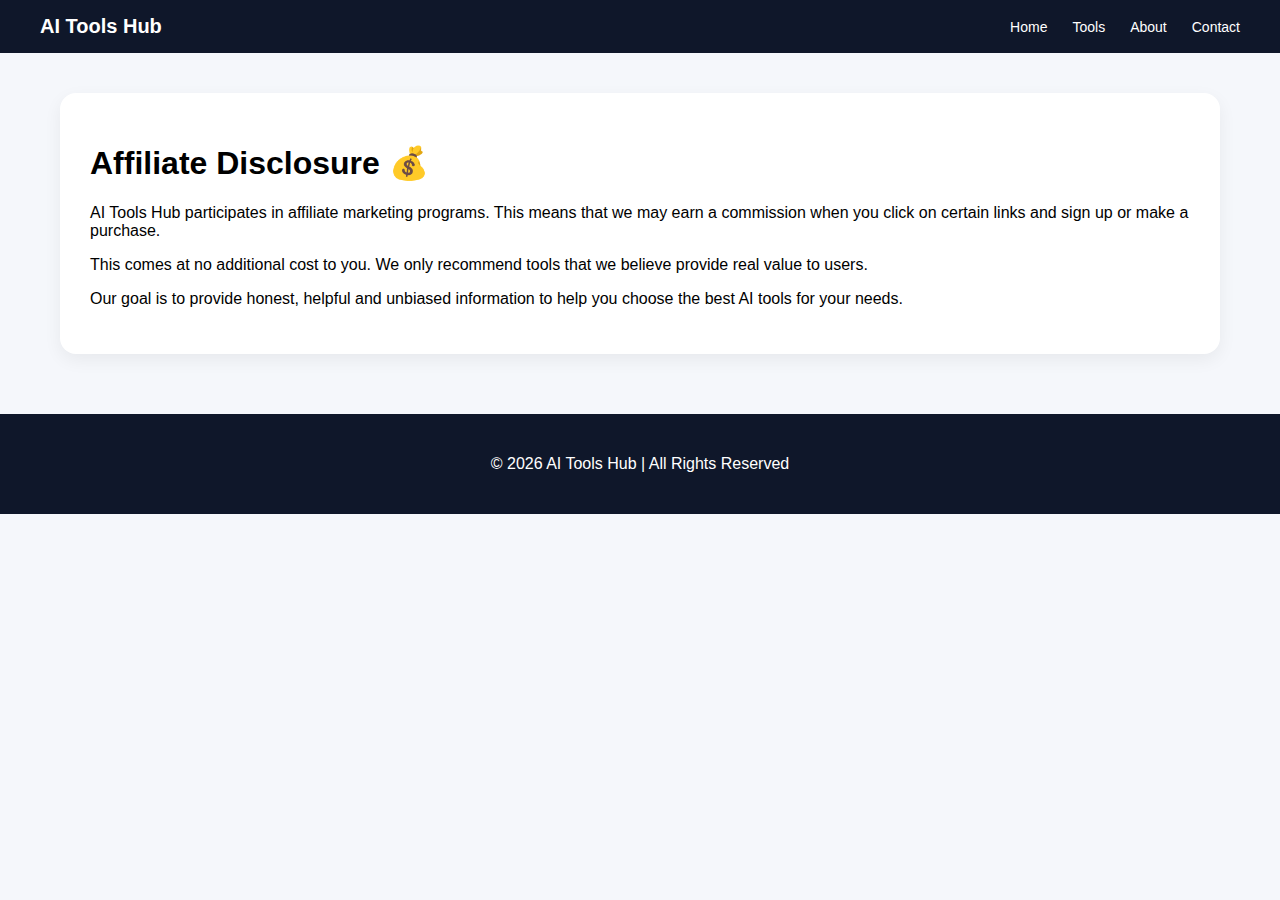
<file: affiliate.html>
<!DOCTYPE html>
<html lang="en">
<head>
  <meta charset="UTF-8">

  <!-- ✅ SEO Title -->
  <title>Affiliate Disclosure | AI Tools Hub</title>

  <meta name="viewport" content="width=device-width, initial-scale=1.0">

  <!-- ✅ SEO Description -->
  <meta name="description" content="Affiliate disclosure for AI Tools Hub. Learn how we may earn commissions through recommended AI tools.">

  <link rel="stylesheet" href="style.css">
</head>

<body>

<!-- ✅ NAVBAR -->
<nav class="navbar">
  <div class="logo">AI Tools Hub</div>
  <ul class="nav-links">
    <li><a href="index.html">Home</a></li>
    <li><a href="index.html#tools">Tools</a></li>
    <li><a href="about.html">About</a></li>
    <li><a href="contact.html">Contact</a></li>
  </ul>
</nav>

<!-- ✅ CONTENT -->
<section class="container about-section">

  <h1>Affiliate Disclosure 💰</h1>

  <p>
    AI Tools Hub participates in affiliate marketing programs. This means that we may earn a commission when you click on certain links and sign up or make a purchase.
  </p>

  <p>
    This comes at no additional cost to you. We only recommend tools that we believe provide real value to users.
  </p>

  <p>
    Our goal is to provide honest, helpful and unbiased information to help you choose the best AI tools for your needs.
  </p>

</section>

<!-- ✅ FOOTER -->
<footer class="footer">
  <p>© 2026 AI Tools Hub | All Rights Reserved</p>
</footer>

</body>
</html>
</file>
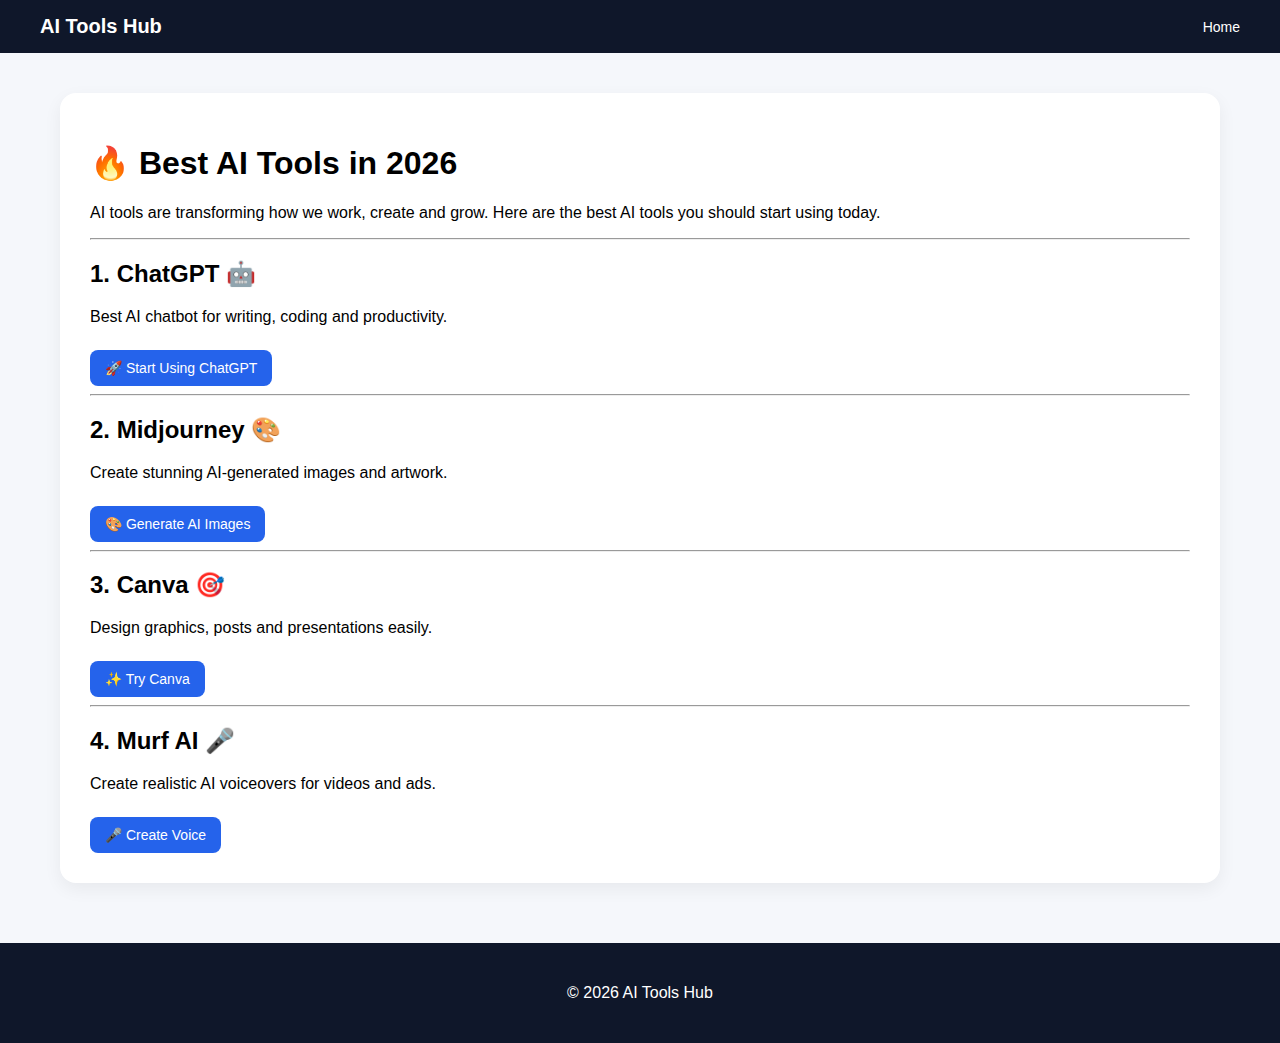
<file: best-ai-tools.html>
<!DOCTYPE html>
<html lang="en">
<head>
  <meta charset="UTF-8">

  <title>Best AI Tools 2026 – Top AI Tools for Productivity & Creators</title>

  <meta name="viewport" content="width=device-width, initial-scale=1.0">

  <meta name="description" content="Discover the best AI tools in 2026 including ChatGPT, Midjourney, Canva and Murf AI. Boost productivity and creativity with top AI tools.">

  <link rel="stylesheet" href="style.css">
</head>

<body>

<nav class="navbar">
  <div class="logo">AI Tools Hub</div>
  <ul class="nav-links">
    <li><a href="index.html">Home</a></li>
  </ul>
</nav>

<section class="container about-section">

  <h1>🔥 Best AI Tools in 2026</h1>

  <p>
    AI tools are transforming how we work, create and grow. Here are the best AI tools you should start using today.
  </p>

  <hr>

  <!-- ✅ CHATGPT -->
  <h2>1. ChatGPT 🤖</h2>
  <p>Best AI chatbot for writing, coding and productivity.</p>
  <a href="chatgpt.html" class="btn">🚀 Start Using ChatGPT</a>

  <hr>

  <!-- ✅ MIDJOURNEY -->
  <h2>2. Midjourney 🎨</h2>
  <p>Create stunning AI-generated images and artwork.</p>
  <a href="midjourney.html" class="btn">🎨 Generate AI Images</a>

  <hr>

  <!-- ✅ CANVA -->
  <h2>3. Canva 🎯</h2>
  <p>Design graphics, posts and presentations easily.</p>
  <a href="https://canva.com" target="_blank" class="btn">✨ Try Canva</a>

  <hr>

  <!-- ✅ MURF -->
  <h2>4. Murf AI 🎤</h2>
  <p>Create realistic AI voiceovers for videos and ads.</p>
  <a href="https://get.murf.ai/1glkpzlo398s" target="_blank" class="btn">🎤 Create Voice</a>

</section>

<footer class="footer">
  <p>© 2026 AI Tools Hub</p>
</footer>

</body>
</html>
</file>
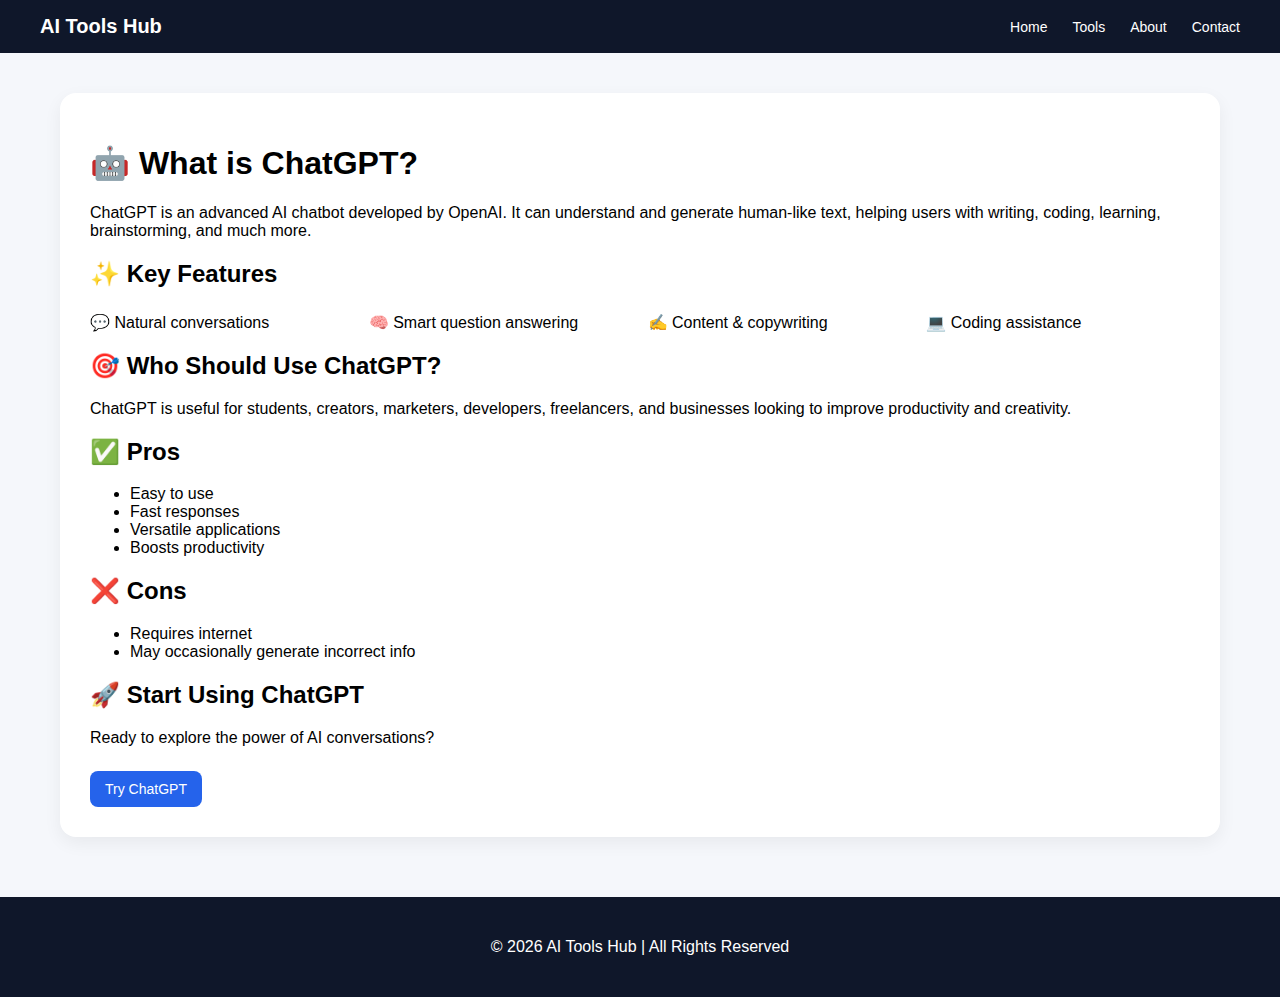
<file: chatgpt.html>
<!DOCTYPE html>
<html lang="en">
<head>
  <meta charset="UTF-8">
  <title>What is ChatGPT? – Features, Benefits & Use Cases</title>
  <meta name="viewport" content="width=device-width, initial-scale=1.0">

  <!-- ✅ SEO -->
  <meta name="description" content="Learn what ChatGPT is, its features, benefits, and real-world use cases. Discover how this AI chatbot boosts productivity and creativity.">

  <!-- ✅ Open Graph -->
  <meta property="og:title" content="What is ChatGPT? 🚀">
  <meta property="og:description" content="Features, benefits & practical uses of ChatGPT.">
  <meta property="og:image" content="https://yrajguru.github.io/ai-tools-hub/icons/chatgpt.png">

  <link rel="stylesheet" href="style.css">

  <!-- ✅ Favicon -->
  <link rel="icon" type="image/png" href="favicon.png?v=3">
</head>

<body>

<nav class="navbar">
  <div class="logo">AI Tools Hub</div>
  <ul class="nav-links">
    <li><a href="index.html">Home</a></li>
    <li><a href="index.html#tools">Tools</a></li>
    <li><a href="about.html">About</a></li>
    <li><a href="contact.html">Contact</a></li>
  </ul>
</nav>

<section class="container about-section">
  <h1>🤖 What is ChatGPT?</h1>
  <p>
    ChatGPT is an advanced AI chatbot developed by OpenAI. It can understand and generate human-like text, helping users with writing, coding, learning, brainstorming, and much more.
  </p>

  <h2>✨ Key Features</h2>
  <div class="about-highlights">
    <div class="highlight-box">💬 Natural conversations</div>
    <div class="highlight-box">🧠 Smart question answering</div>
    <div class="highlight-box">✍ Content & copywriting</div>
    <div class="highlight-box">💻 Coding assistance</div>
  </div>

  <h2>🎯 Who Should Use ChatGPT?</h2>
  <p>
    ChatGPT is useful for students, creators, marketers, developers, freelancers, and businesses looking to improve productivity and creativity.
  </p>

  <h2>✅ Pros</h2>
  <ul>
    <li>Easy to use</li>
    <li>Fast responses</li>
    <li>Versatile applications</li>
    <li>Boosts productivity</li>
  </ul>

  <h2>❌ Cons</h2>
  <ul>
    <li>Requires internet</li>
    <li>May occasionally generate incorrect info</li>
  </ul>

  <h2>🚀 Start Using ChatGPT</h2>
  <p>
    Ready to explore the power of AI conversations?
  </p>

  <a href="https://chat.openai.com"
     target="_blank"
     rel="noopener noreferrer"
     class="btn">
     Try ChatGPT
  </a>
</section>

<footer class="footer">
  <p>© 2026 AI Tools Hub | All Rights Reserved</p>
</footer>

</body>
</html>
</file>
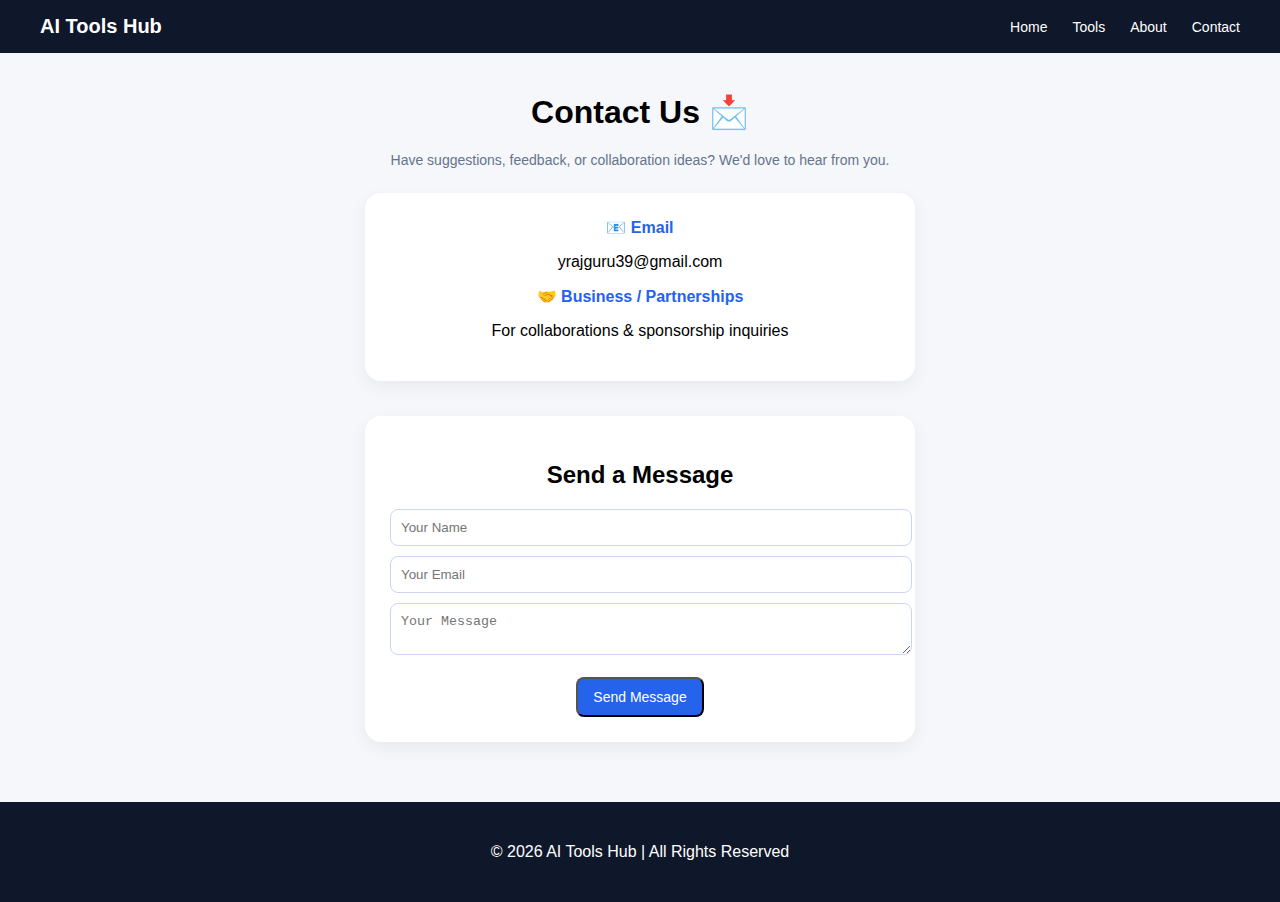
<file: contact.html>
<!DOCTYPE html>
<html lang="en">
<head>
  <meta charset="UTF-8">
  <title>Contact | AI Tools Hub</title>
  <meta name="viewport" content="width=device-width, initial-scale=1.0">

  <meta name="description" content="Contact AI Tools Hub. Get in touch for suggestions, collaborations, or queries about AI tools.">

  <link rel="stylesheet" href="style.css">

  <link rel="icon" type="image/png" href="favicon.png?v=3">
</head>

<body>

<nav class="navbar">
  <div class="logo">AI Tools Hub</div>
  <ul class="nav-links">
    <li><a href="index.html">Home</a></li>
    <li><a href="index.html#tools">Tools</a></li>
    <li><a href="about.html">About</a></li>
    <li><a href="contact.html">Contact</a></li>
  </ul>
</nav>

<section class="container contact-section">

  <h1>Contact Us 📩</h1>
  <p class="contact-subtitle">
    Have suggestions, feedback, or collaboration ideas? We'd love to hear from you.
  </p>

  <div class="contact-card">

    <div class="contact-item">
      <span class="contact-label">📧 Email</span>
      <p>yrajguru39@gmail.com</p>
    </div>

    <div class="contact-item">
      <span class="contact-label">🤝 Business / Partnerships</span>
      <p>For collaborations & sponsorship inquiries</p>
    </div>

  </div>

  <!-- OPTIONAL CONTACT FORM -->
  <div class="contact-form">
    <h2>Send a Message</h2>

    <input type="text" placeholder="Your Name">
    <input type="email" placeholder="Your Email">
    <textarea placeholder="Your Message"></textarea>

    <button class="btn">Send Message</button>
  </div>

</section>

<footer class="footer">
  <p>© 2026 AI Tools Hub | All Rights Reserved</p>
</footer>

</body>
</html>
</file>
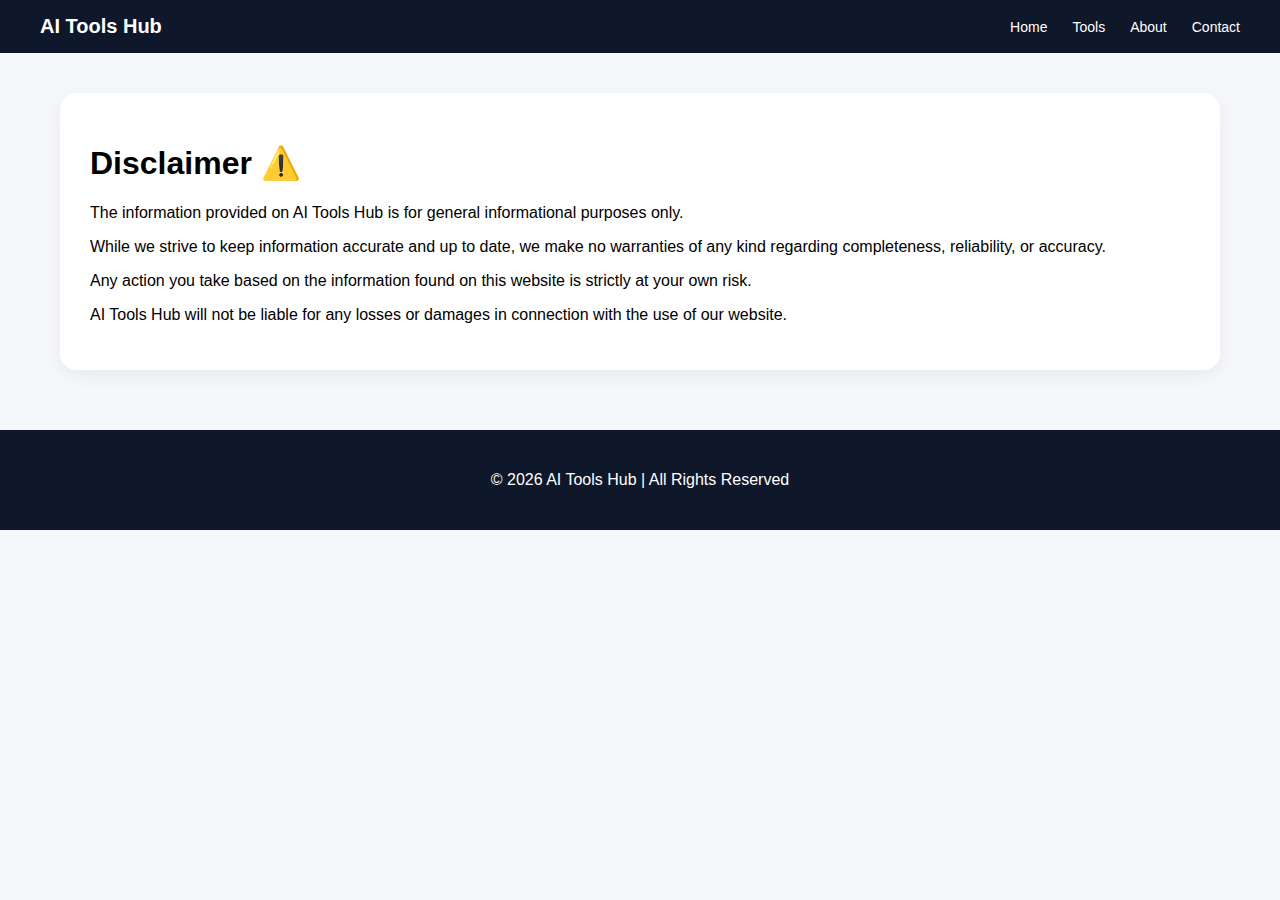
<file: disclaimer.html>
<!DOCTYPE html>
<html lang="en">
<head>
  <meta charset="UTF-8">

  <!-- ✅ SEO Title -->
  <title>Disclaimer | AI Tools Hub</title>

  <meta name="viewport" content="width=device-width, initial-scale=1.0">

  <!-- ✅ SEO Description -->
  <meta name="description" content="Disclaimer for AI Tools Hub. All information is provided for general informational purposes only.">

  <!-- ✅ Styles -->
  <link rel="stylesheet" href="style.css">
</head>

<body>

<!-- ✅ NAVBAR -->
<nav class="navbar">
  <div class="logo">AI Tools Hub</div>
  <ul class="nav-links">
    <li><a href="index.html">Home</a></li>
    <li><a href="index.html#tools">Tools</a></li>
    <li><a href="about.html">About</a></li>
    <li><a href="contact.html">Contact</a></li>
  </ul>
</nav>

<!-- ✅ CONTENT -->
<section class="container about-section">

  <h1>Disclaimer ⚠️</h1>

  <p>
    The information provided on AI Tools Hub is for general informational purposes only.
  </p>

  <p>
    While we strive to keep information accurate and up to date, we make no warranties of any kind regarding completeness, reliability, or accuracy.
  </p>

  <p>
    Any action you take based on the information found on this website is strictly at your own risk.
  </p>

  <p>
    AI Tools Hub will not be liable for any losses or damages in connection with the use of our website.
  </p>

</section>

<!-- ✅ FOOTER -->
<footer class="footer">
  <p>© 2026 AI Tools Hub | All Rights Reserved</p>
</footer>

</body>
</html>
</file>
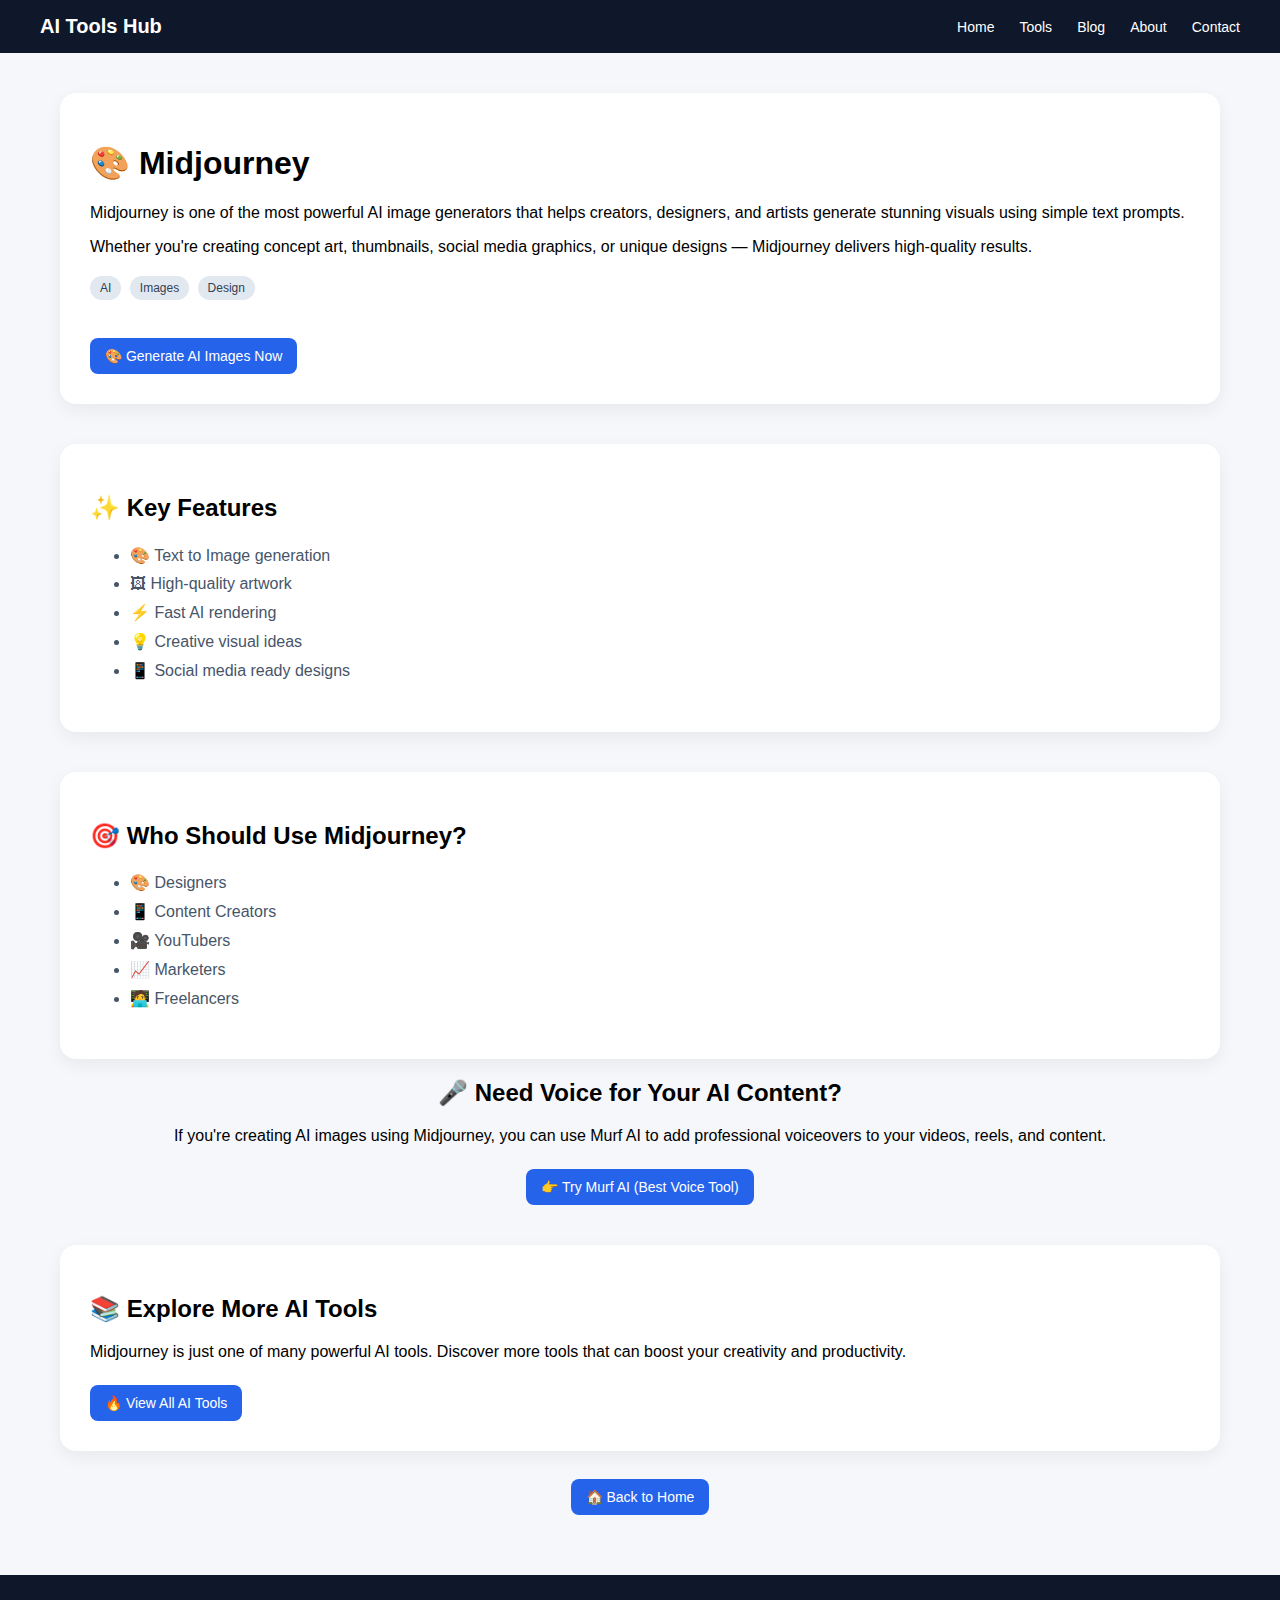
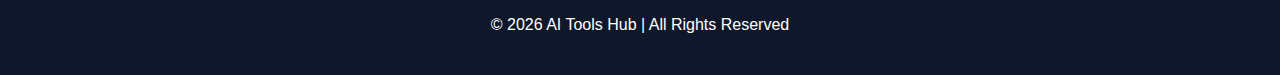
<file: midjourney.html>
<!DOCTYPE html>
<html lang="en">
<head>
  <meta charset="UTF-8">

  <title>Midjourney – AI Image Generator | AI Tools Hub</title>

  <meta name="viewport" content="width=device-width, initial-scale=1.0">

  <!-- ✅ SEO -->
  <meta name="description" content="Explore Midjourney, the powerful AI image generator used by designers, artists and creators. Create stunning AI artwork easily.">
  <meta name="robots" content="index, follow">

  <!-- ✅ Canonical -->
  <link rel="canonical" href="https://yrajguru.github.io/ai-tools-hub/midjourney.html">

  <!-- ✅ Open Graph -->
  <meta property="og:title" content="Midjourney – AI Image Generator 🎨">
  <meta property="og:description" content="Create stunning AI images & artwork using Midjourney.">
  <meta property="og:image" content="https://yrajguru.github.io/ai-tools-hub/preview.png">

  <!-- ✅ Styles -->
  <link rel="stylesheet" href="style.css">

  <!-- ✅ Favicon -->
  <link rel="icon" type="image/png" href="favicon.png">
</head>

<body>

<!-- ✅ NAVBAR -->
<nav class="navbar">
  <div class="logo">AI Tools Hub</div>
  <ul class="nav-links">
    <li><a href="index.html">Home</a></li>
    <li><a href="index.html#tools">Tools</a></li>
    <li><a href="best-ai-tools.html">Blog</a></li>
    <li><a href="about.html">About</a></li>
    <li><a href="contact.html">Contact</a></li>
  </ul>
</nav>

<!-- ✅ MAIN SECTION -->
<section class="container about-section">

  <h1>🎨 Midjourney</h1>

  <p>
    Midjourney is one of the most powerful AI image generators that helps creators,
    designers, and artists generate stunning visuals using simple text prompts.
  </p>

  <p>
    Whether you're creating concept art, thumbnails, social media graphics,
    or unique designs — Midjourney delivers high-quality results.
  </p>

  <!-- 🏷 TAGS -->
  <div class="tool-tags">
    <span class="tool-tag">AI</span>
    <span class="tool-tag">Images</span>
    <span class="tool-tag">Design</span>
  </div>

  <br>

  <!-- ✅ CTA -->
  <a href="https://midjourney.com"
     target="_blank"
     rel="noopener noreferrer"
     class="btn">
     🎨 Generate AI Images Now
  </a>

</section>

<!-- ✅ FEATURES -->
<section class="container about-section">

  <h2>✨ Key Features</h2>

  <ul style="text-align:left; line-height:1.8; color:#475569;">
    <li>🎨 Text to Image generation</li>
    <li>🖼 High-quality artwork</li>
    <li>⚡ Fast AI rendering</li>
    <li>💡 Creative visual ideas</li>
    <li>📱 Social media ready designs</li>
  </ul>

</section>

<!-- ✅ USE CASES -->
<section class="container about-section">

  <h2>🎯 Who Should Use Midjourney?</h2>

  <ul style="text-align:left; line-height:1.8; color:#475569;">
    <li>🎨 Designers</li>
    <li>📱 Content Creators</li>
    <li>🎥 YouTubers</li>
    <li>📈 Marketers</li>
    <li>🧑‍💻 Freelancers</li>
  </ul>

</section>

<!-- 🔥 MONEY SECTION (VERY IMPORTANT) -->
<section class="container detail-section" style="text-align:center;">

  <h2>🎤 Need Voice for Your AI Content?</h2>

  <p>
    If you're creating AI images using Midjourney, you can use Murf AI to add
    professional voiceovers to your videos, reels, and content.
  </p>

  <a href="murf-ai.html" class="btn">
    👉 Try Murf AI (Best Voice Tool)
  </a>

</section>

<!-- 🔗 INTERNAL LINKING -->
<section class="container about-section">

  <h2>📚 Explore More AI Tools</h2>

  <p>
    Midjourney is just one of many powerful AI tools. Discover more tools
    that can boost your creativity and productivity.
  </p>

  <a href="best-ai-tools.html" class="btn">
    🔥 View All AI Tools
  </a>

</section>

<!-- 🏠 BACK TO HOME -->
<section class="container" style="text-align:center; margin-top:20px;">
  <a href="index.html" class="btn">🏠 Back to Home</a>
</section>

<!-- ✅ FOOTER -->
<footer class="footer">
  <p>© 2026 AI Tools Hub | All Rights Reserved</p>
</footer>

</body>
</html>
</file>
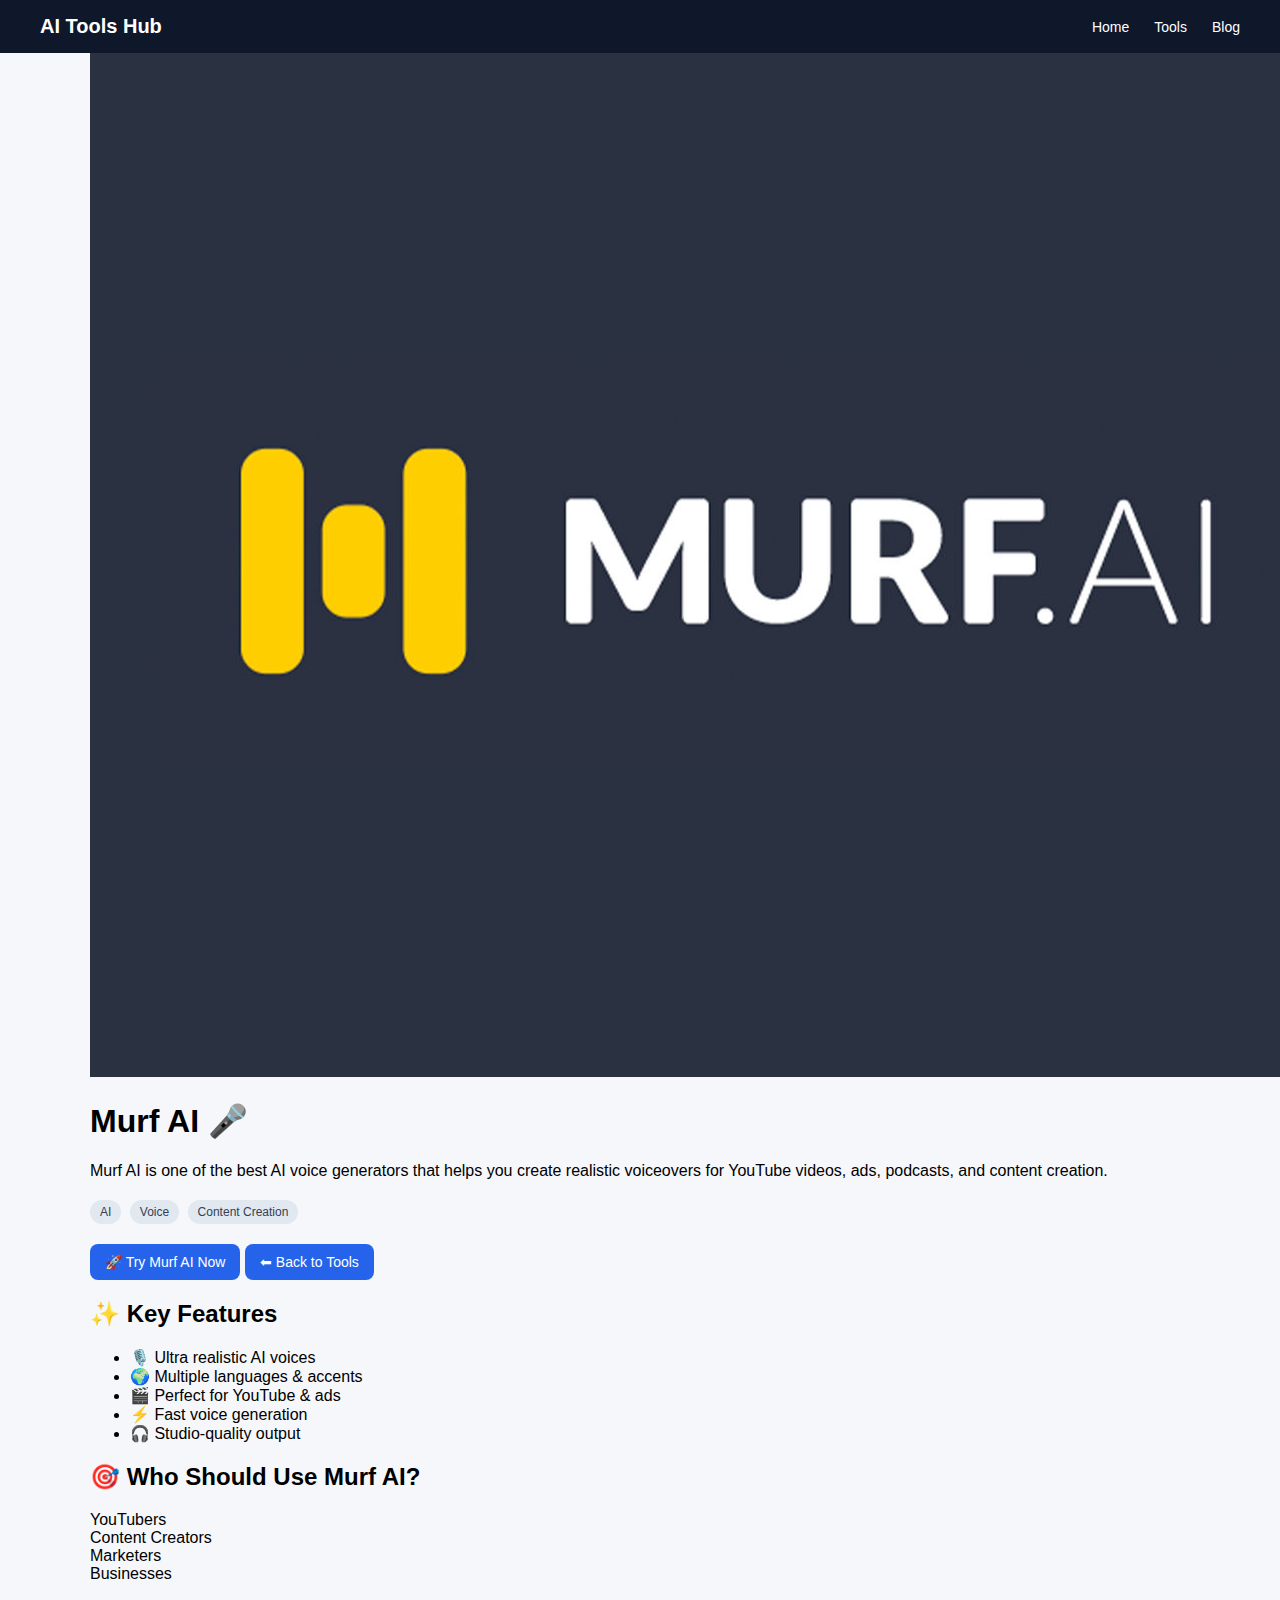
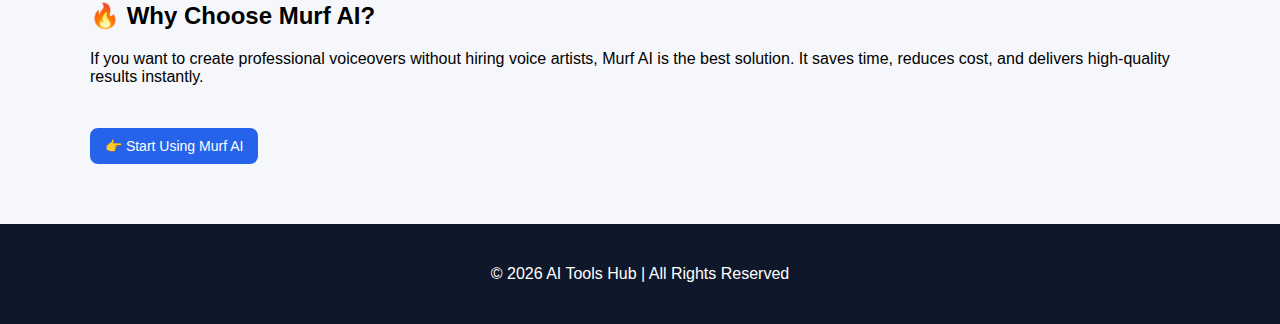
<file: murf-ai.html>
<!DOCTYPE html>
<html lang="en">
<head>
  <meta charset="UTF-8">

  <title>Murf AI – Best AI Voice Generator | AI Tools Hub</title>

  <meta name="viewport" content="width=device-width, initial-scale=1.0">

  <!-- ✅ SEO -->
  <meta name="description" content="Murf AI is a powerful AI voice generator to create realistic voiceovers for videos, YouTube, ads and content. Try Murf AI now.">

  <!-- ✅ Canonical -->
  <link rel="canonical" href="https://yrajguru.github.io/ai-tools-hub/murf-ai.html">

  <!-- ✅ Styles -->
  <link rel="stylesheet" href="style.css">

  <!-- ✅ Favicon -->
  <link rel="icon" type="image/png" href="favicon.png">
</head>

<body>

<nav class="navbar">
  <div class="logo">AI Tools Hub</div>
  <ul class="nav-links">
    <li><a href="index.html">Home</a></li>
    <li><a href="index.html#tools">Tools</a></li>
    <li><a href="best-ai-tools.html">Blog</a></li>
  </ul>
</nav>

<!-- 🔥 HERO SECTION -->
<section class="container tool-detail">

  <div class="tool-detail-card">

    <img src="icons/murf.png" alt="Murf AI" class="detail-icon">

    <h1>Murf AI 🎤</h1>

    <p class="detail-description">
      Murf AI is one of the best AI voice generators that helps you create realistic voiceovers for YouTube videos, ads, podcasts, and content creation.
    </p>

    <!-- 🏷 Tags -->
    <div class="tool-tags">
      <span class="tool-tag">AI</span>
      <span class="tool-tag">Voice</span>
      <span class="tool-tag">Content Creation</span>
    </div>

    <!-- 💰 MAIN CTA -->
    <div class="detail-buttons">
      <a href="https://get.murf.ai/1glkpzlo398s"
         target="_blank"
         rel="noopener noreferrer"
         class="btn">
        🚀 Try Murf AI Now
      </a>

      <a href="index.html"
         class="btn secondary-btn">
        ⬅ Back to Tools
      </a>
    </div>

  </div>

</section>

<!-- ⭐ FEATURES -->
<section class="container detail-section">

  <h2>✨ Key Features</h2>

  <ul class="features-list">
    <li>🎙️ Ultra realistic AI voices</li>
    <li>🌍 Multiple languages & accents</li>
    <li>🎬 Perfect for YouTube & ads</li>
    <li>⚡ Fast voice generation</li>
    <li>🎧 Studio-quality output</li>
  </ul>

</section>

<!-- 🎯 USE CASES -->
<section class="container detail-section">

  <h2>🎯 Who Should Use Murf AI?</h2>

  <div class="use-cases">
    <div class="use-box">YouTubers</div>
    <div class="use-box">Content Creators</div>
    <div class="use-box">Marketers</div>
    <div class="use-box">Businesses</div>
  </div>

</section>

<!-- 🔥 CONVERSION SECTION -->
<section class="container detail-section">

  <h2>🔥 Why Choose Murf AI?</h2>

  <p>
    If you want to create professional voiceovers without hiring voice artists,
    Murf AI is the best solution. It saves time, reduces cost, and delivers
    high-quality results instantly.
  </p>

  <br>

  <a href="https://get.murf.ai/1glkpzlo398s"
     target="_blank"
     rel="noopener noreferrer"
     class="btn">
     👉 Start Using Murf AI
  </a>

</section>

<footer class="footer">
  <p>© 2026 AI Tools Hub | All Rights Reserved</p>
</footer>

</body>
</html>
</file>
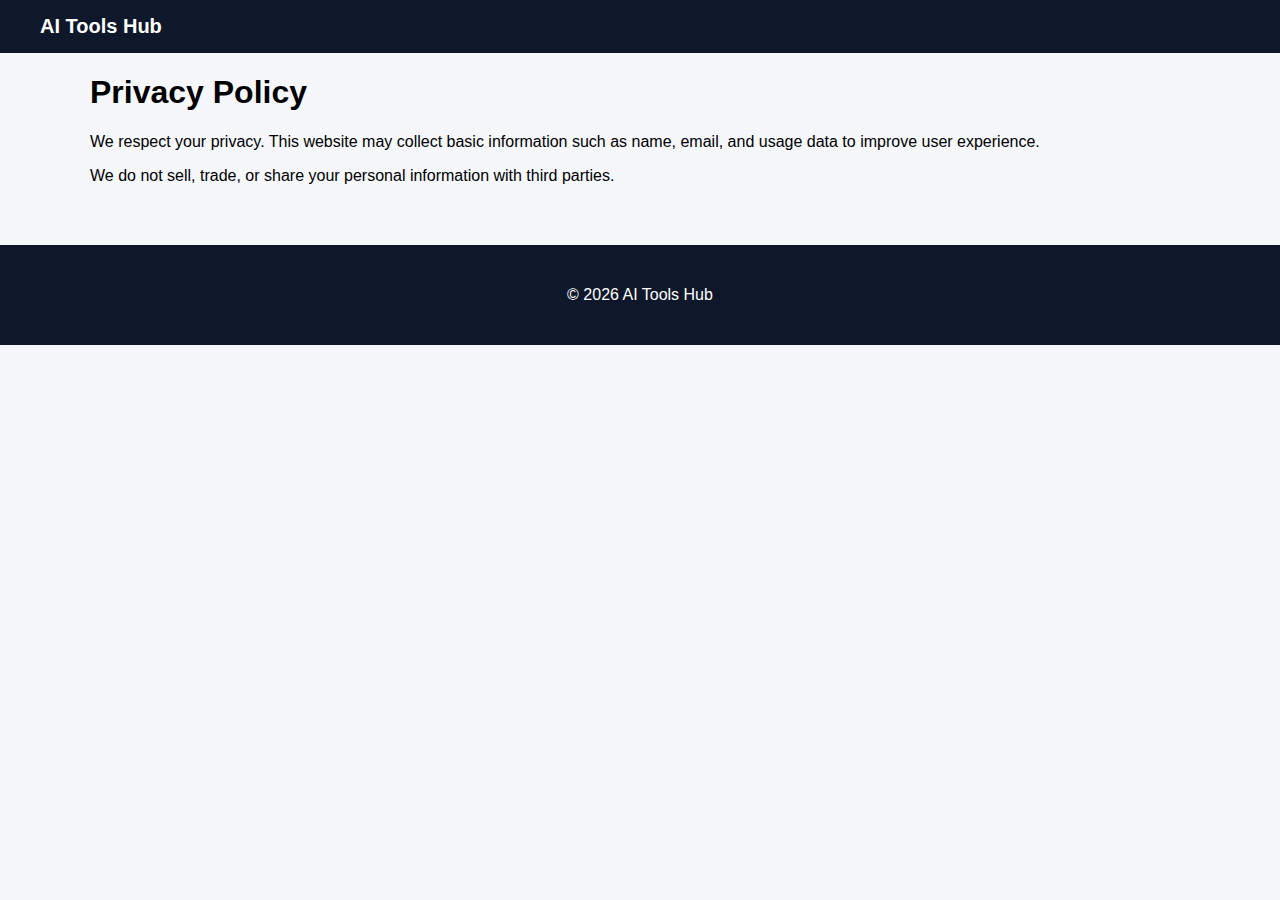
<file: privacy.html>
<!DOCTYPE html>
<html lang="en">
<head>
  <meta charset="UTF-8">
  <title>Privacy Policy - AI Tools Hub</title>
  <link rel="stylesheet" href="style.css">
</head>
<body>

<nav class="navbar">
  <div class="logo">AI Tools Hub</div>
</nav>

<div class="container">
  <h1>Privacy Policy</h1>
  <p>
    We respect your privacy. This website may collect basic information such as
    name, email, and usage data to improve user experience.
  </p>

  <p>
    We do not sell, trade, or share your personal information with third parties.
  </p>
</div>

<footer class="footer">
  <p>© 2026 AI Tools Hub</p>
</footer>

</body>
</html>
</file>
<file: style.css>
/* ✅ GLOBAL STYLING */

html {
  scroll-behavior: smooth;
}

body {
  font-family: Arial, sans-serif;
  background: #f5f7fb;
  margin: 0;
}

/* ✅ NAVBAR */

.navbar {
  display: flex;
  justify-content: space-between;
  align-items: center;
  padding: 15px 40px;
  background: #0f172a;
  color: white;
  position: sticky;
  top: 0;
  z-index: 1000;
}

.logo {
  font-size: 20px;
  font-weight: bold;
}

.nav-links {
  list-style: none;
  display: flex;
  gap: 25px;
  margin: 0;
  padding: 0;
}

.nav-links a {
  text-decoration: none;
  color: white;
  font-size: 14px;
  transition: 0.3s;
}

.nav-links a:hover {
  color: #38bdf8;
}

/* ✅ HERO SECTION */

.hero {
  background: linear-gradient(135deg, #0f172a, #1e293b);
  color: white;
  text-align: center;
  padding: 60px 20px;
}

/* ⭐ FEATURED TOOL */

.featured-tool {
  background: linear-gradient(135deg, #2563eb, #1d4ed8);
  margin: 40px auto 10px;
  width: 90%;
  max-width: 1100px;
  border-radius: 18px;
  padding: 35px 25px;
  color: white;
  text-align: center;
  box-shadow: 0 10px 30px rgba(37, 99, 235, 0.35);
}

/* ⭐ Badge */

.badge {
  display: inline-block;
  background: rgba(255, 255, 255, 0.2);
  padding: 6px 12px;
  border-radius: 20px;
  font-size: 13px;
  margin-bottom: 10px;
}

/* ✅ CONTAINER */

.container {
  width: 90%;
  max-width: 1100px;
  margin: auto;
}

/* ✅ TOOL CATEGORIES */

.categories {
  margin-top: 35px;
  text-align: center;
}

.category-grid {
  display: grid;
  grid-template-columns: repeat(auto-fit, minmax(180px, 1fr));
  gap: 16px;
  margin-top: 18px;
}

.category-card {
  background: white;
  padding: 14px;
  border-radius: 12px;
  font-size: 14px;
  font-weight: 600;
  box-shadow: 0 4px 10px rgba(0,0,0,0.06);
  cursor: pointer;
}

.category-card.active {
  background: #2563eb;
  color: white;
}

/* 🔍 SEARCH */

.search-section {
  margin-top: 15px;
  text-align: center;
}

#searchInput {
  width: 100%;
  max-width: 400px;
  padding: 12px 14px;
  border-radius: 10px;
  border: 1px solid #cbd5f5;
}

/* 🔢 TOOLS STATUS */

.tools-status {
  text-align: center;
  font-size: 14px;
  font-weight: 600;
  color: #2563eb;
  margin-bottom: 10px;
}

/* ✅ TOOLS GRID */

.tools-grid {
  display: grid;
  grid-template-columns: repeat(auto-fit, minmax(250px, 1fr));
  gap: 22px;
  margin: 35px 0;
}

/* ✅ TOOL CARD */

.tool-card {
  background: #ffffff;
  padding: 22px;
  border-radius: 14px;
  box-shadow: 0 6px 18px rgba(0, 0, 0, 0.08);
  transition: 0.25s ease;
}

.tool-card:hover {
  transform: translateY(-4px);
  box-shadow: 0 10px 24px rgba(0, 0, 0, 0.12);
}

.tool-icon {
  width: 42px;
  height: 42px;
  object-fit: contain;
}

.card-top {
  display: flex;
  align-items: center;
  gap: 10px;
  margin-bottom: 10px;
}

/* 🏷 TOOL TAGS */

.tool-tags {
  margin-top: 10px;
  margin-bottom: 12px;
}

.tool-tag {
  display: inline-block;
  background: #e2e8f0;
  color: #334155;
  font-size: 12px;
  padding: 5px 10px;
  border-radius: 20px;
  margin: 4px 4px 0 0;
}

/* ❌ EMPTY STATE */

.empty-state {
  text-align: center;
  font-size: 14px;
  color: #64748b;
  padding: 20px;
}

/* ✅ BUTTON */

.btn {
  display: inline-block;
  margin-top: 8px;
  padding: 10px 15px;
  background: #2563eb;
  color: #fff;
  text-decoration: none;
  border-radius: 8px;
  font-size: 14px;
  transition: 0.3s;
}

.btn:hover {
  background: #1d4ed8;
}

/* ========================= */
/* ✅ MODAL STYLING (NEW) */
/* ========================= */

.modal-overlay {
  position: fixed;
  top: 0;
  left: 0;
  width: 100%;
  height: 100%;
  background: rgba(15, 23, 42, 0.65);
  display: none;
  justify-content: center;
  align-items: center;
  z-index: 2000;
}

.modal-box {
  background: white;
  width: 90%;
  max-width: 420px;
  padding: 25px;
  border-radius: 16px;
  text-align: center;
  box-shadow: 0 20px 50px rgba(0,0,0,0.25);
  animation: modalPop 0.25s ease;
  position: relative;
}

@keyframes modalPop {
  from {
    transform: scale(0.9);
    opacity: 0;
  }
  to {
    transform: scale(1);
    opacity: 1;
  }
}

.modal-close {
  position: absolute;
  right: 15px;
  top: 10px;
  font-size: 22px;
  cursor: pointer;
  color: #64748b;
}

.modal-close:hover {
  color: #ef4444;
}

.modal-icon {
  width: 60px;
  height: 60px;
  object-fit: contain;
  margin-bottom: 10px;
}

.modal-box h2 {
  margin: 10px 0 5px;
  color: #0f172a;
}

.modal-box p {
  font-size: 14px;
  color: #475569;
}

/* ========================= */
/* ✅ ABOUT PAGE ENHANCEMENT */
/* ========================= */

.about-section {
  margin-top: 40px;
  background: white;
  padding: 30px;
  border-radius: 16px;
  box-shadow: 0 6px 18px rgba(0,0,0,0.06);
}

.about-highlights {
  display: grid;
  grid-template-columns: repeat(auto-fit, minmax(220px, 1fr));
  gap: 15px;
  margin-top: 25px;
}

/* ======================= */
/* ✅ CONTACT PAGE STYLING */
/* ======================= */

.contact-section {
  margin-top: 40px;
  text-align: center;
}

.contact-subtitle {
  color: #64748b;
  font-size: 14px;
  margin-bottom: 25px;
}

.contact-card {
  background: white;
  padding: 25px;
  border-radius: 16px;
  box-shadow: 0 6px 18px rgba(0,0,0,0.06);
  max-width: 500px;
  margin: auto;
}

.contact-label {
  font-weight: 600;
  color: #2563eb;
  display: block;
  margin-bottom: 4px;
}

/* ✅ Contact Form */

.contact-form {
  margin-top: 35px;
  background: white;
  padding: 25px;
  border-radius: 16px;
  box-shadow: 0 6px 18px rgba(0,0,0,0.06);
  max-width: 500px;
  margin-left: auto;
  margin-right: auto;
}

.contact-form input,
.contact-form textarea {
  width: 100%;
  margin-bottom: 10px;
  padding: 10px;
  border-radius: 8px;
  border: 1px solid #cbd5f5;
}

/* ✅ FOOTER */

.footer {
  background: #0f172a;
  color: white;
  text-align: center;
  padding: 25px 15px;
  margin-top: 60px;
}
</file>
